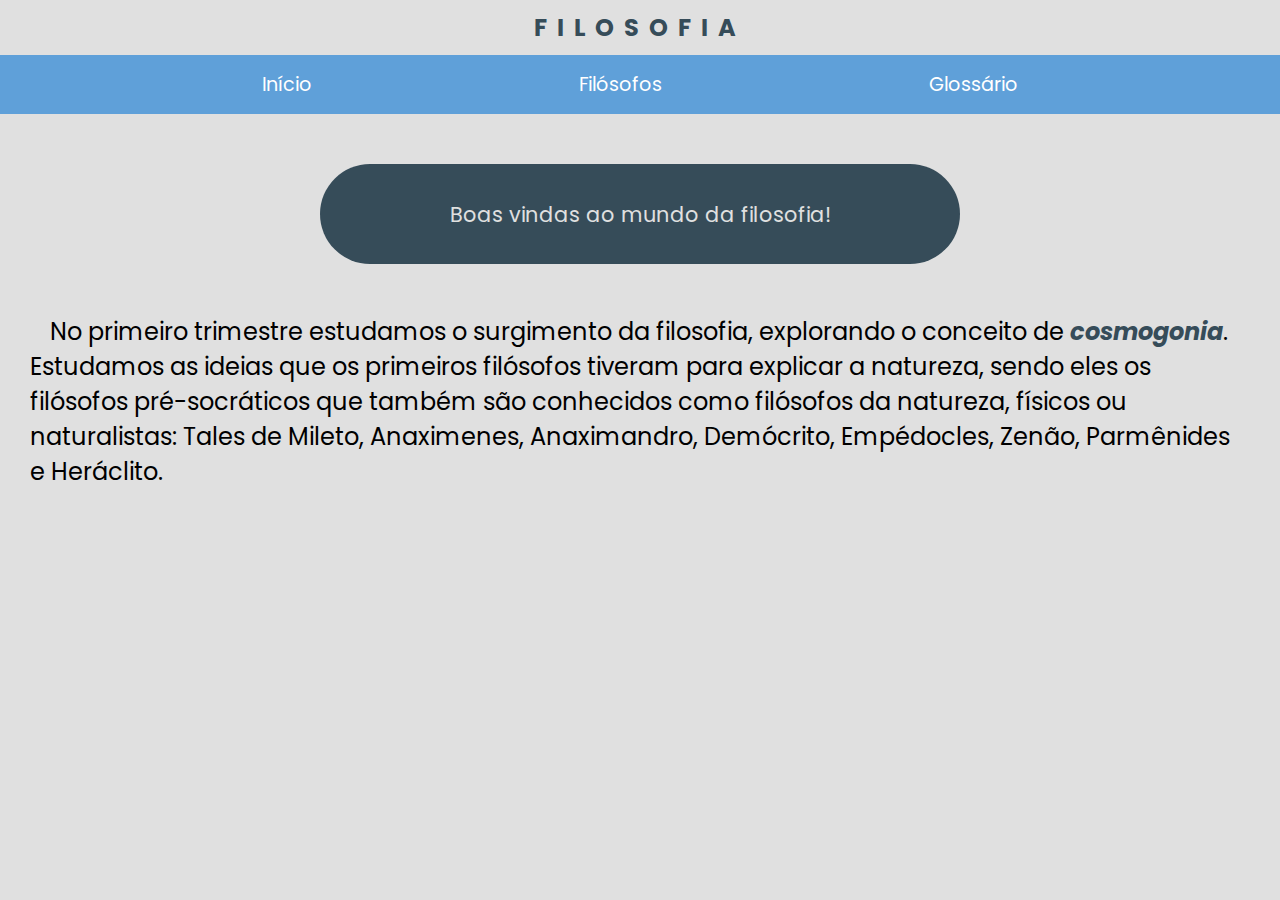
<file: index.html>
<!DOCTYPE html>
<html lang="pt-br">

<head>
    <meta charset="UTF-8">
    <meta name="author"
        content="Eduardo Carvalho Valadão, Isabela Cunha Silva, Lucas Matheus de Oliveira Barbosa, Samuel Prado Soares, Victor Afonso Fernandes">
    <meta name="generator" content="Visual Studio Code, Github">
    <meta name="keywords" content="filosofia, educação, pensadores, web design, criatividade">
    <meta name="viewport" content="width=device-width, initial-scale=1.0">
    <meta http-equiv="X-UA-Compatible" content="IE=edge">
    <title>Filosofia</title>
    <!--Atividade trimestral de Filosofia - 1º trimestre-->
    <!--2º ano do EM - Técnico em Desenvolvimento de Sitemas - IFTM Uberlândia Centro-->
    <link rel="stylesheet" type="text/css" href="assets\style\style.css">
    <link rel="stylesheet" type="text/css" href="assets\style\responsivity.css">
</head>

<body>
    <header>
        <h1 class="top-title">Filosofia</h1>
    </header>

    <nav class="nav">
        <ul class="navbar">
            <li><a class="link" href="index.html">Início</a></li>
            <li><a class="link" href="filosofos.html">Filósofos</a></li>
            <li><a class="link" href="glossario.html">Glossário</a></li>
        </ul>
    </nav>
    <div class="tl1">
        <p class="p1">Boas vindas ao mundo da filosofia!</p>
    </div>

    <p class="intro">
        No primeiro trimestre estudamos o surgimento da filosofia, explorando o conceito de <b><em
                style="color: var(--color-azul-100)">cosmogonia</em></b>.

        Estudamos as ideias que os primeiros filósofos tiveram para explicar a natureza,
        sendo eles os filósofos pré-socráticos que também são conhecidos como filósofos da natureza, físicos
        ou naturalistas: Tales de Mileto, Anaximenes, Anaximandro, Demócrito, Empédocles, Zenão, Parmênides e Heráclito.
    </p>

</body>

</html>
</file>
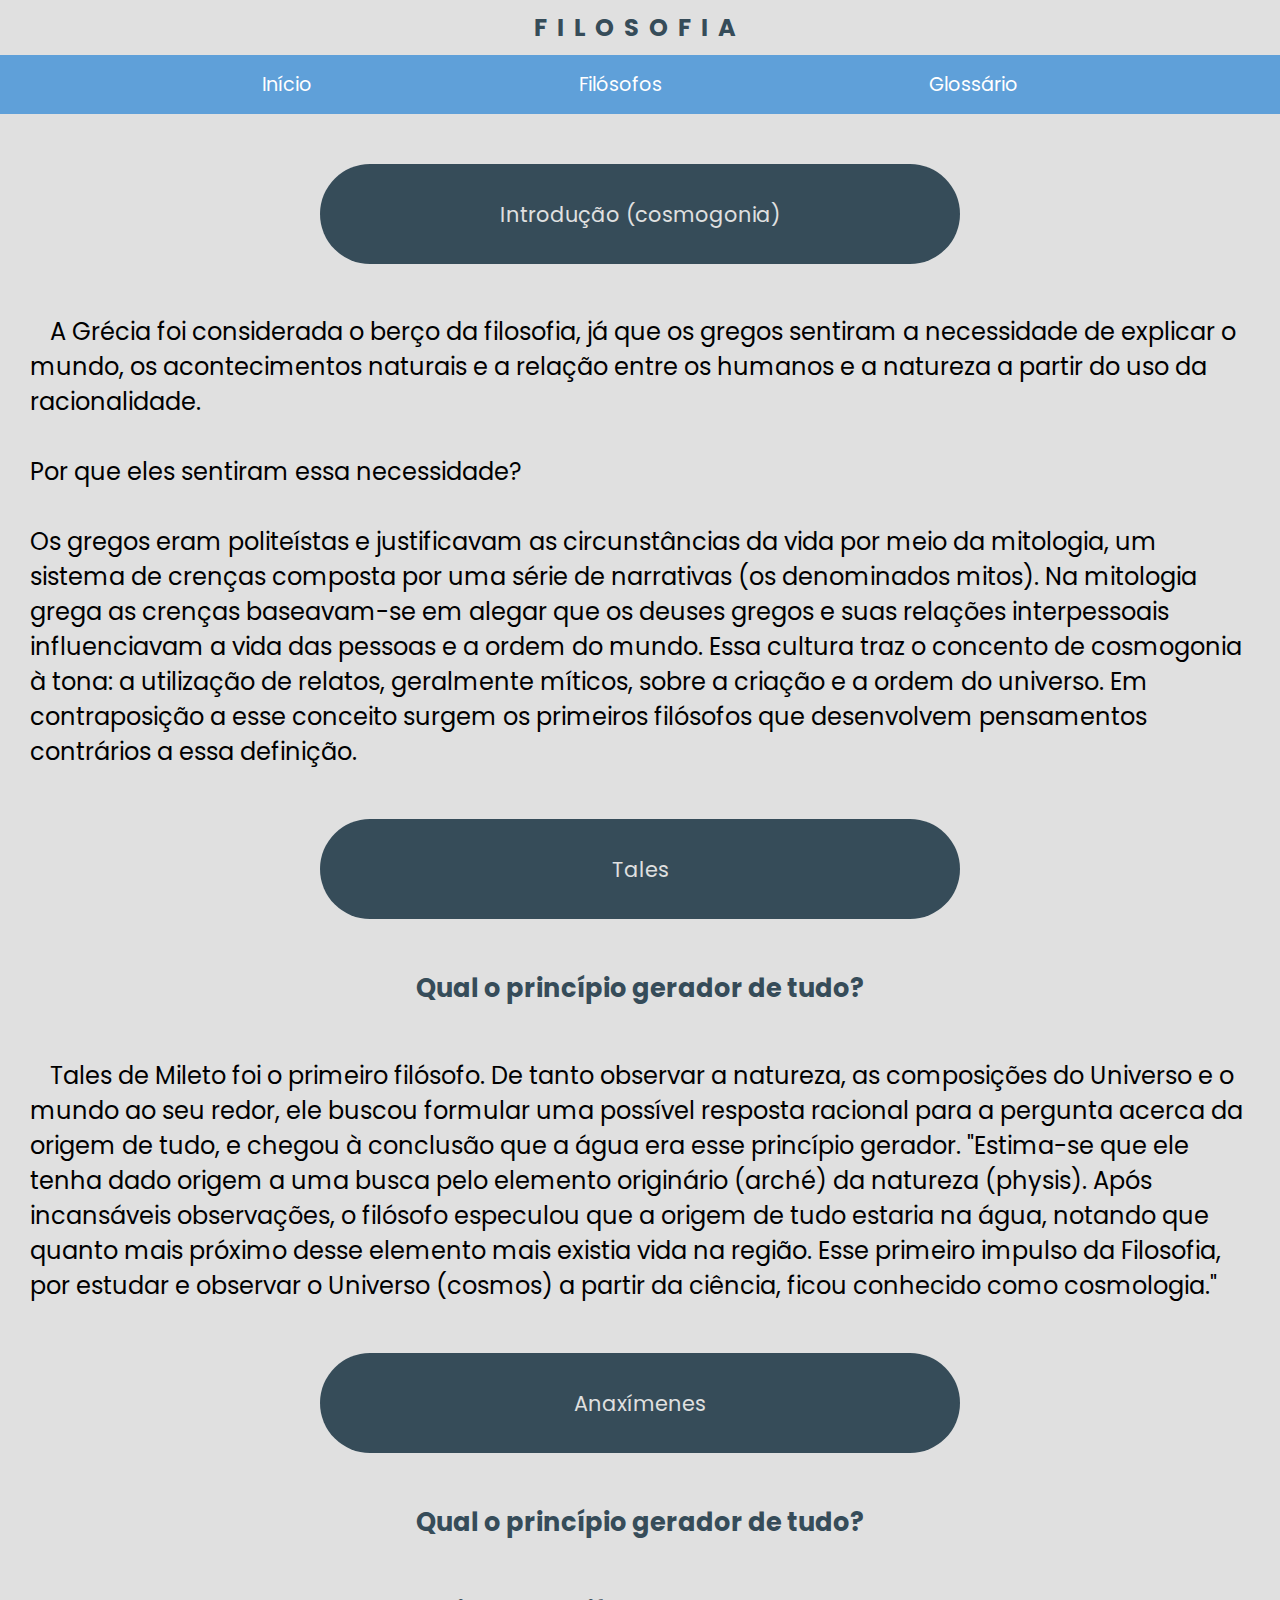
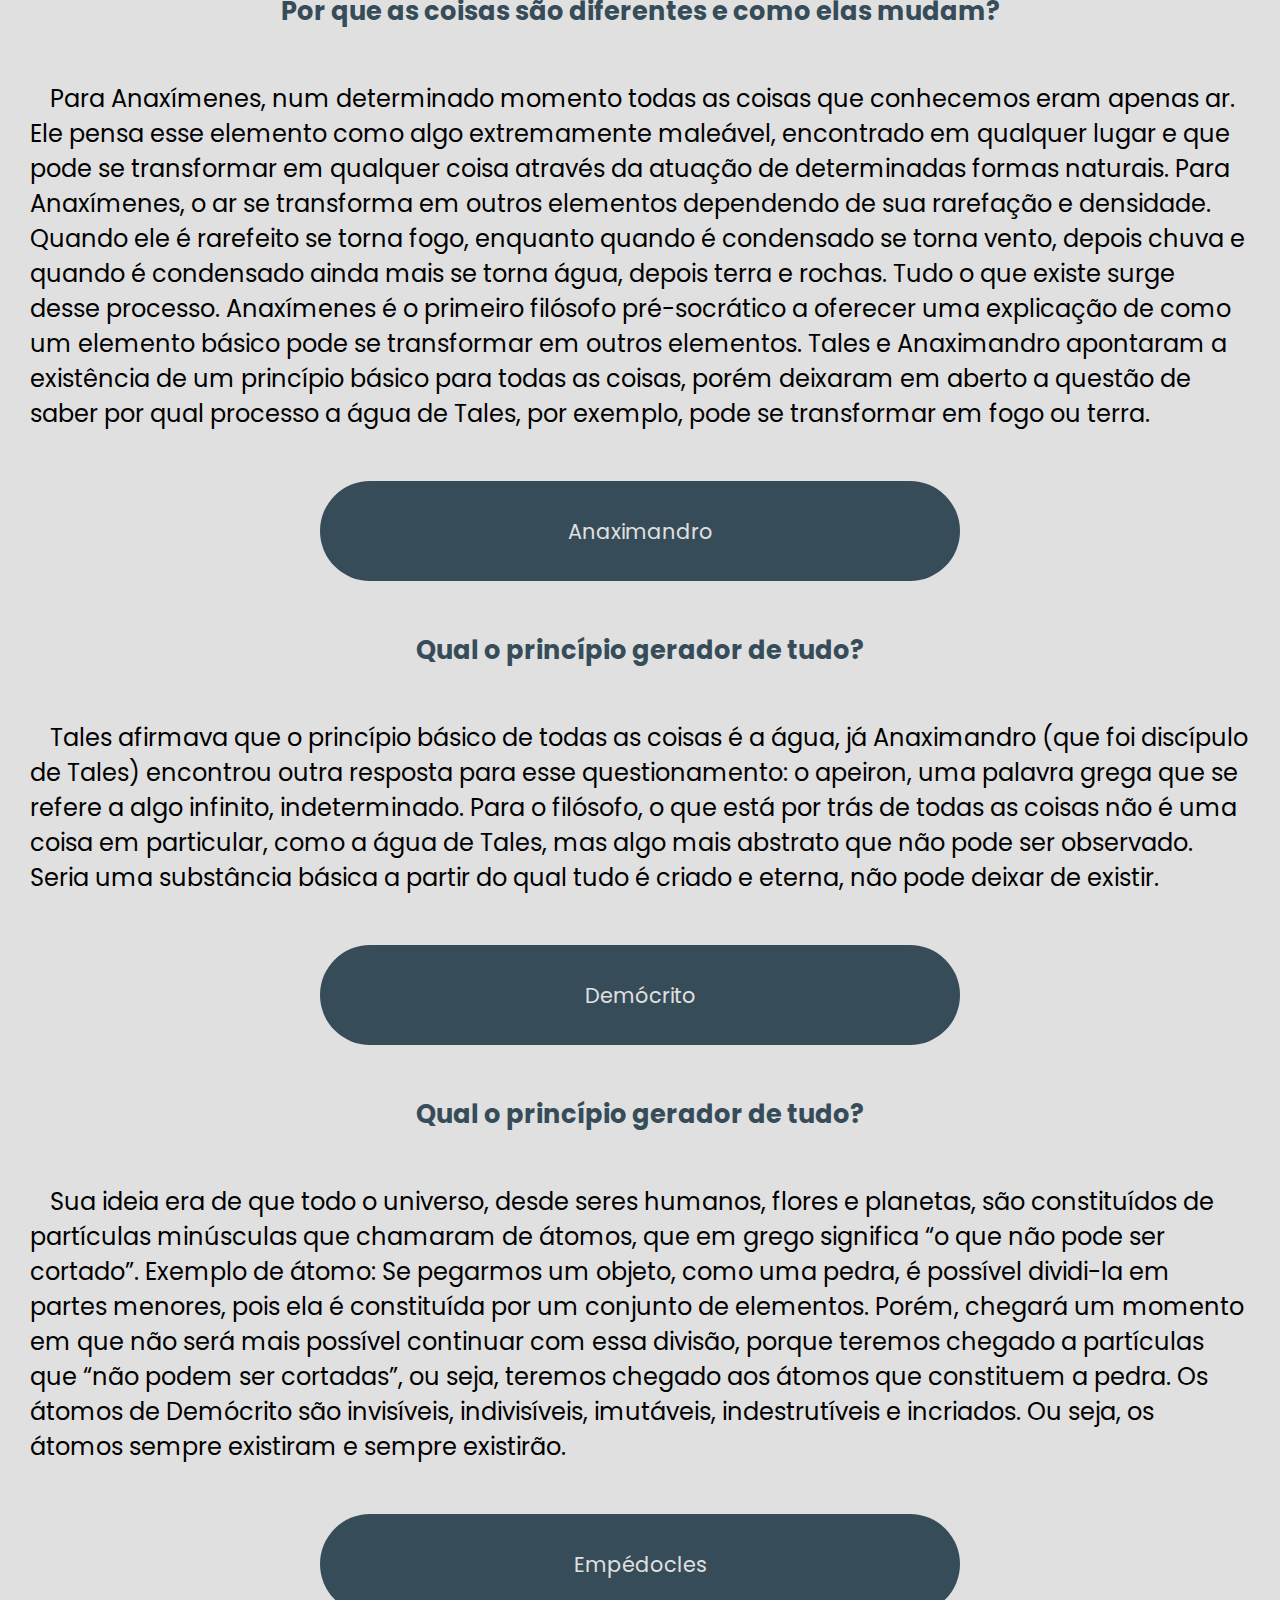
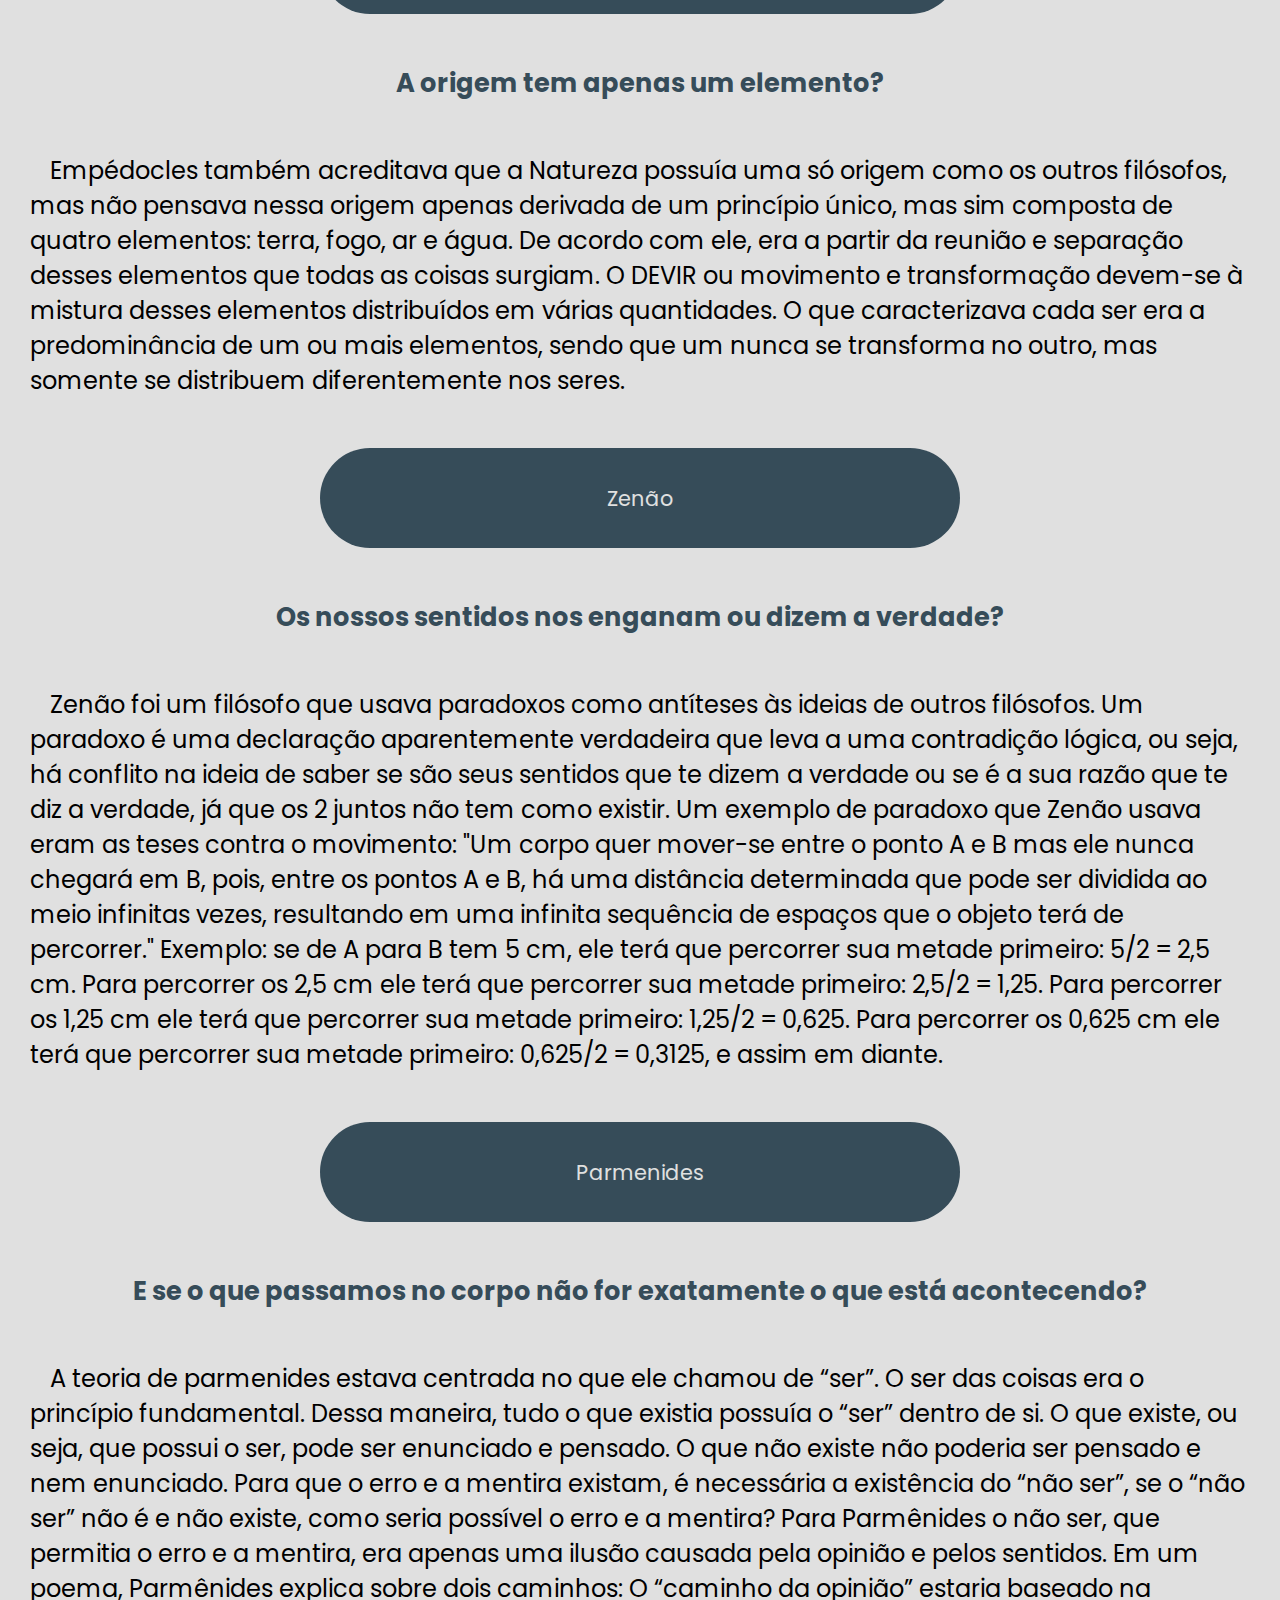
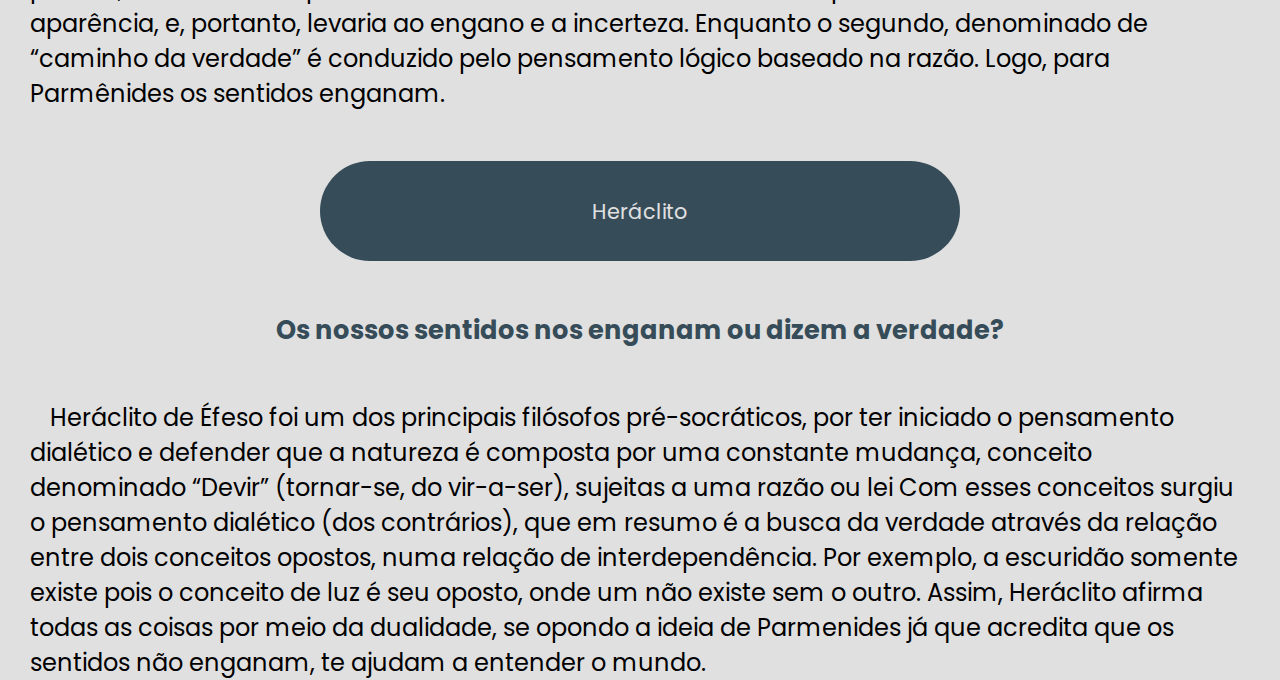
<file: filosofos.html>
<!DOCTYPE html>
<html lang="pt-br">

<head>
    <meta charset="UTF-8">
    <meta name="author"
        content="Eduardo Carvalho Valadão, Isabela Cunha Silva, Lucas Matheus de Oliveira Barbosa, Samuel Prado Soares, Victor Afonso Fernandes">
    <meta name="generator" content="Visual Studio Code, Github">
    <meta name="keywords" content="filosofia, educação, pensadores, web design, criatividade">
    <meta name="viewport" content="width=device-width, initial-scale=1.0">
    <meta http-equiv="X-UA-Compatible" content="IE=edge">
    <title>Filosofia</title>
    <!--Atividade trimestral de Filosofia - 1º trimestre-->
    <!--2º ano do EM - Técnico em Desenvolvimento de Sitemas - IFTM Uberlândia Centro-->
    <link rel="stylesheet" type="text/css" href="assets\style\style.css">
    <link rel="stylesheet" type="text/css" href="assets\style\responsivity.css">
</head>

<body>
    <header>
        <h1 class="top-title">Filosofia</h1>
    </header>

    <nav class="nav">
        <ul class="navbar">
            <li><a class="link" href="index.html">Início</a></li>
            <li><a class="link" href="filosofos.html">Filósofos</a></li>
            <li><a class="link" href="glossario.html">Glossário</a></li>
        </ul>
    </nav>
    <div class="tl1">
        <p class="p1">Introdução (cosmogonia)</p>
    </div>
    <p class="intro">
        A Grécia foi considerada o berço da filosofia, já que os gregos sentiram a necessidade de explicar o mundo, os
        acontecimentos naturais e a relação entre os humanos e a natureza a partir do uso da racionalidade.
        <br><br>
        Por que eles sentiram essa necessidade?
        <br><br>
        Os gregos eram politeístas e justificavam as circunstâncias da vida por meio da mitologia, um sistema de crenças
        composta por uma série de narrativas (os denominados mitos). Na mitologia grega as crenças baseavam-se em alegar
        que os deuses gregos e suas relações interpessoais influenciavam a vida das pessoas e a ordem do mundo.
        Essa cultura traz o concento de cosmogonia à tona: a utilização de relatos, geralmente míticos, sobre a criação
        e a ordem do universo. Em contraposição a esse conceito surgem os primeiros filósofos que desenvolvem
        pensamentos contrários a essa definição.

    </p>
    <!-- #endregion -->
    <div class="tl1">
        <p class="p1">Tales</p>
    </div>
    <!--subtitle-->
    <h2 class="tl2">Qual o princípio gerador de tudo?</h2>
    <p class="intro">
        Tales de Mileto foi o primeiro filósofo. De tanto observar a natureza, as composições do Universo e o mundo ao
        seu redor, ele buscou formular uma possível resposta racional para a pergunta acerca da origem de tudo, e chegou
        à conclusão que a água era esse princípio gerador.
        "Estima-se que ele tenha dado origem a uma busca pelo elemento originário (arché) da natureza (physis). Após
        incansáveis observações, o filósofo especulou que a origem de tudo estaria na água, notando que quanto mais
        próximo desse elemento mais existia vida na região. Esse primeiro impulso da Filosofia, por estudar e observar o
        Universo (cosmos) a partir da ciência, ficou conhecido como cosmologia."
    </p>
    <!---->
    <div class="tl1">
        <p class="p1">Anaxímenes</p>
    </div>
    <!--subtitle-->
    <h2 class="tl2">Qual o princípio gerador de tudo?</h2>
    <h2 class="tl2">Por que as coisas são diferentes e como elas mudam?</h2>
    <p class="intro">
        Para Anaxímenes, num determinado momento todas as coisas que conhecemos eram apenas ar. Ele pensa esse elemento
        como algo extremamente maleável, encontrado em qualquer lugar e que pode se transformar em qualquer coisa
        através da atuação de determinadas formas naturais.
        Para Anaxímenes, o ar se transforma em outros elementos dependendo de sua rarefação e densidade. Quando ele é
        rarefeito se torna fogo, enquanto quando é condensado se torna vento, depois chuva e quando é condensado ainda
        mais se torna água, depois terra e rochas. Tudo o que existe surge desse processo.
        Anaxímenes é o primeiro filósofo pré-socrático a oferecer uma explicação de como um elemento básico pode se
        transformar em outros elementos. Tales e Anaximandro apontaram a existência de um princípio básico para todas as
        coisas, porém deixaram em aberto a questão de saber por qual processo a água de Tales, por exemplo, pode se
        transformar em fogo ou terra.
    </p>
    <!---->
    <div class="tl1">
        <p class="p1">Anaximandro</p>
    </div>
    <!--subtitle-->
    <h2 class="tl2">Qual o princípio gerador de tudo?</h2>
    <p class="intro">
        Tales afirmava que o princípio básico de todas as coisas é a água, já Anaximandro (que foi discípulo de Tales)
        encontrou outra resposta para esse questionamento: o apeiron, uma palavra grega que se refere a algo infinito,
        indeterminado.
        Para o filósofo, o que está por trás de todas as coisas não é uma coisa em particular, como a água de Tales, mas
        algo mais abstrato que não pode ser observado. Seria uma substância básica a partir do qual tudo é criado e
        eterna, não pode deixar de existir.

    </p>
    <!---->
    <div class="tl1">
        <p class="p1">Demócrito</p>
    </div>
    <!--subtitle-->
    <h2 class="tl2">Qual o princípio gerador de tudo?</h2>
    <p class="intro">
        Sua ideia era de que todo o universo, desde seres humanos, flores e planetas, são constituídos de partículas
        minúsculas que chamaram de átomos, que em grego significa “o que não pode ser cortado”.
        Exemplo de átomo: Se pegarmos um objeto, como uma pedra, é possível dividi-la em partes menores, pois ela é
        constituída por um conjunto de elementos. Porém, chegará um momento em que não será mais possível continuar com
        essa divisão, porque teremos chegado a partículas que “não podem ser cortadas”, ou seja, teremos chegado aos
        átomos que constituem a pedra.
        Os átomos de Demócrito são invisíveis, indivisíveis, imutáveis, indestrutíveis e incriados. Ou seja, os átomos
        sempre existiram e sempre existirão.
    </p>
    <!---->
    <div class="tl1">
        <p class="p1">Empédocles</p>
    </div>
    <!--subtitle-->
    <h2 class="tl2">A origem tem apenas um elemento?</h2>
    <p class="intro">
        Empédocles também acreditava que a Natureza possuía uma só origem como os outros filósofos, mas não pensava
        nessa origem apenas derivada de um princípio único, mas sim composta de quatro elementos: terra, fogo, ar e
        água.
        De acordo com ele, era a partir da reunião e separação desses elementos que todas as coisas surgiam. O DEVIR ou
        movimento e transformação devem-se à mistura desses elementos distribuídos em várias quantidades. O que
        caracterizava cada ser era a predominância de um ou mais elementos, sendo que um nunca se transforma no outro,
        mas somente se distribuem diferentemente nos seres.
    </p>
    <!---->
    <div class="tl1">
        <p class="p1">Zenão</p>
    </div>

    <h2 class="tl2">Os nossos sentidos nos enganam ou dizem a verdade?</h2>
    <p class="intro">
        Zenão foi um filósofo que usava paradoxos como antíteses às ideias de outros filósofos. Um paradoxo é uma
        declaração aparentemente verdadeira que leva a uma contradição lógica, ou seja, há conflito na ideia de saber se
        são seus sentidos que te dizem a verdade ou se é a sua razão que te diz a verdade, já que os 2 juntos não tem
        como existir.
        Um exemplo de paradoxo que Zenão usava eram as teses contra o movimento:
        "Um corpo quer mover-se entre o ponto A e B mas ele nunca chegará em B, pois, entre os pontos A e B, há uma
        distância determinada que pode ser dividida ao meio infinitas vezes, resultando em uma infinita sequência de
        espaços que o objeto terá de percorrer."
        Exemplo: se de A para B tem 5 cm, ele terá que percorrer sua metade primeiro: 5/2 = 2,5 cm.
        Para percorrer os 2,5 cm ele terá que percorrer sua metade primeiro: 2,5/2 = 1,25.
        Para percorrer os 1,25 cm ele terá que percorrer sua metade primeiro: 1,25/2 = 0,625.
        Para percorrer os 0,625 cm ele terá que percorrer sua metade primeiro: 0,625/2 = 0,3125, e assim em diante.
    </p>
    <div class="tl1">
        <p class="p1">Parmenides</p>
    </div>

    <h2 class="tl2">E se o que passamos no corpo não for exatamente o que está acontecendo?
    </h2>
    <p class="intro">
        A teoria de parmenides estava centrada no que ele chamou de “ser”. O ser das coisas era o princípio fundamental.
        Dessa maneira, tudo o que existia possuía o “ser” dentro de si. O que existe, ou seja, que possui o ser, pode
        ser enunciado e pensado. O que não existe não poderia ser pensado e nem enunciado.
        Para que o erro e a mentira existam, é necessária a existência do “não ser”, se o “não ser” não é e não existe,
        como seria possível o erro e a mentira? Para Parmênides o não ser, que permitia o erro e a mentira, era apenas
        uma ilusão causada pela opinião e pelos sentidos.
        Em um poema, Parmênides explica sobre dois caminhos: O “caminho da opinião” estaria baseado na aparência, e,
        portanto, levaria ao engano e a incerteza. Enquanto o segundo, denominado de “caminho da verdade” é conduzido
        pelo pensamento lógico baseado na razão. Logo, para Parmênides os sentidos enganam.

    </p>
    <div class="tl1">
        <p class="p1">Heráclito</p>
    </div>

    <h2 class="tl2">
        Os nossos sentidos nos enganam ou dizem a verdade?
    </h2>
    <p class="intro">
        Heráclito de Éfeso foi um dos principais filósofos pré-socráticos, por ter iniciado o pensamento dialético e
        defender que a natureza é composta por uma constante mudança, conceito denominado “Devir” (tornar-se, do
        vir-a-ser), sujeitas a uma razão ou lei
        Com esses conceitos surgiu o pensamento dialético (dos contrários), que em resumo é a busca da verdade através
        da relação entre dois conceitos opostos, numa relação de interdependência.
        Por exemplo, a escuridão somente existe pois o conceito de luz é seu oposto, onde um não existe sem o outro.
        Assim, Heráclito afirma todas as coisas por meio da dualidade, se opondo a ideia de Parmenides já que acredita
        que os sentidos não enganam, te ajudam a entender o mundo.
    </p>
</body>

</html>
</file>
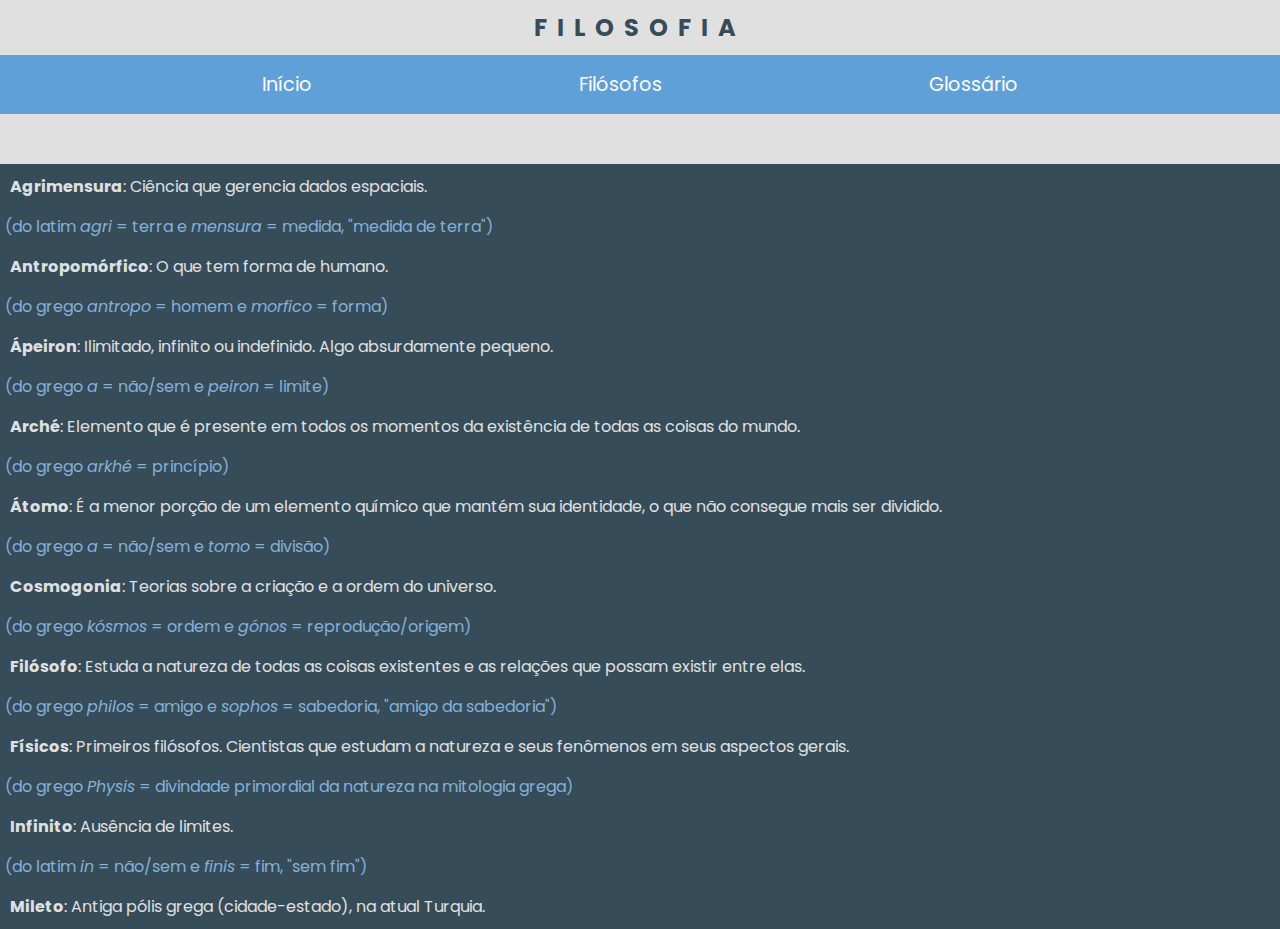
<file: glossario.html>
<!DOCTYPE html>
<html lang="pt-br">

<head>
    <meta charset="UTF-8">
    <meta name="author"
        content="Eduardo Carvalho Valadão, Isabela Cunha Silva, Lucas Matheus de Oliveira Barbosa, Samuel Prado Soares, Victor Afonso Fernandes">
    <meta name="generator" content="Visual Studio Code, Github">
    <meta name="keywords" content="filosofia, educação, pensadores, web design, criatividade">
    <meta name="viewport" content="width=device-width, initial-scale=1.0">
    <meta http-equiv="X-UA-Compatible" content="IE=edge">
    <title>Filosofia</title>
    <!--Atividade trimestral de Filosofia - 1º trimestre-->
    <!--2º ano do EM - Técnico em Desenvolvimento de Sitemas - IFTM Uberlândia Centro-->
    <link rel="stylesheet" type="text/css" href="assets\style\style.css">
    <link rel="stylesheet" type="text/css" href="assets\style\responsivity.css">

</head>

<body>
    <header>
        <h1 class="top-title">Filosofia</h1>
    </header>

    <nav class="nav">
        <ul class="navbar">
            <li><a class="link" href="index.html">Início</a></li>
            <li><a class="link" href="filosofos.html">Filósofos</a></li>
            <li><a class="link" href="glossario.html">Glossário</a></li>
        </ul>
    </nav>
    <div class="dg">
        <p class="ps">
            <b>Agrimensura</b>: Ciência que gerencia dados espaciais.
        </p>
        <p class="ps2" >
            (do latim <i>agri</i> = terra e <i>mensura</i> = medida, "medida de terra")
        </p>
        <p class="ps">
            <b>Antropomórfico</b>: O que tem forma de humano.
        </p>
        <p class="ps2" >
            (do grego <i>antropo</i> = homem e <i>morfico</i> = forma)
        </p>
        <p class="ps">
            <b>Ápeiron</b>: Ilimitado, infinito ou indefinido. Algo absurdamente pequeno.
        </p>
        <p class="ps2" >
            (do grego <i>a</i> = não/sem e <i>peiron</i> = limite)
        </p>
        <p class="ps">
            <b>Arché</b>: Elemento que é presente em todos os momentos da existência de todas as coisas do mundo.
        </p>
        <p class="ps2" >
            (do grego <i>arkhé</i> = princípio)
        </p>
        <p class="ps">
            <b>Átomo</b>: É a menor porção de um elemento químico que mantém sua identidade, o que não consegue mais ser
            dividido.
        </p>
        <p class="ps2" >
            (do grego <i>a</i> = não/sem e <i>tomo</i> = divisão)
        </p>
        <p class="ps">
            <b>Cosmogonia</b>: Teorias sobre a criação e a ordem do universo.
        </p>
        <p class="ps2" >
            (do grego <i>kósmos</i> = ordem e <i>gónos</i> = reprodução/origem)
        </p>
        <p class="ps">
            <b>Filósofo</b>: Estuda a natureza de todas as coisas existentes e as relações que possam existir entre
            elas.
        </p>
        <p class="ps2" >
            (do grego <i>philos</i> = amigo e <i>sophos</i> = sabedoria, "amigo da sabedoria")
        </p>
        <p class="ps">
            <b>Físicos</b>: Primeiros filósofos. Cientistas que estudam a natureza e seus fenômenos em seus aspectos
            gerais.
        </p>
        <p class="ps2" >
            (do grego <i>Physis</i> = divindade primordial da natureza na mitologia grega)
        </p>
        <p class="ps">
            <b>Infinito</b>: Ausência de limites.
        </p>
        <p class="ps2" >
            (do latim <i>in</i> = não/sem e <i>finis</i> = fim, "sem fim")
        </p>
        <p class="ps">
            <b>Mileto</b>: Antiga pólis grega (cidade-estado), na atual Turquia.
        </p>
    </div>

</body>

</html>
</file>
